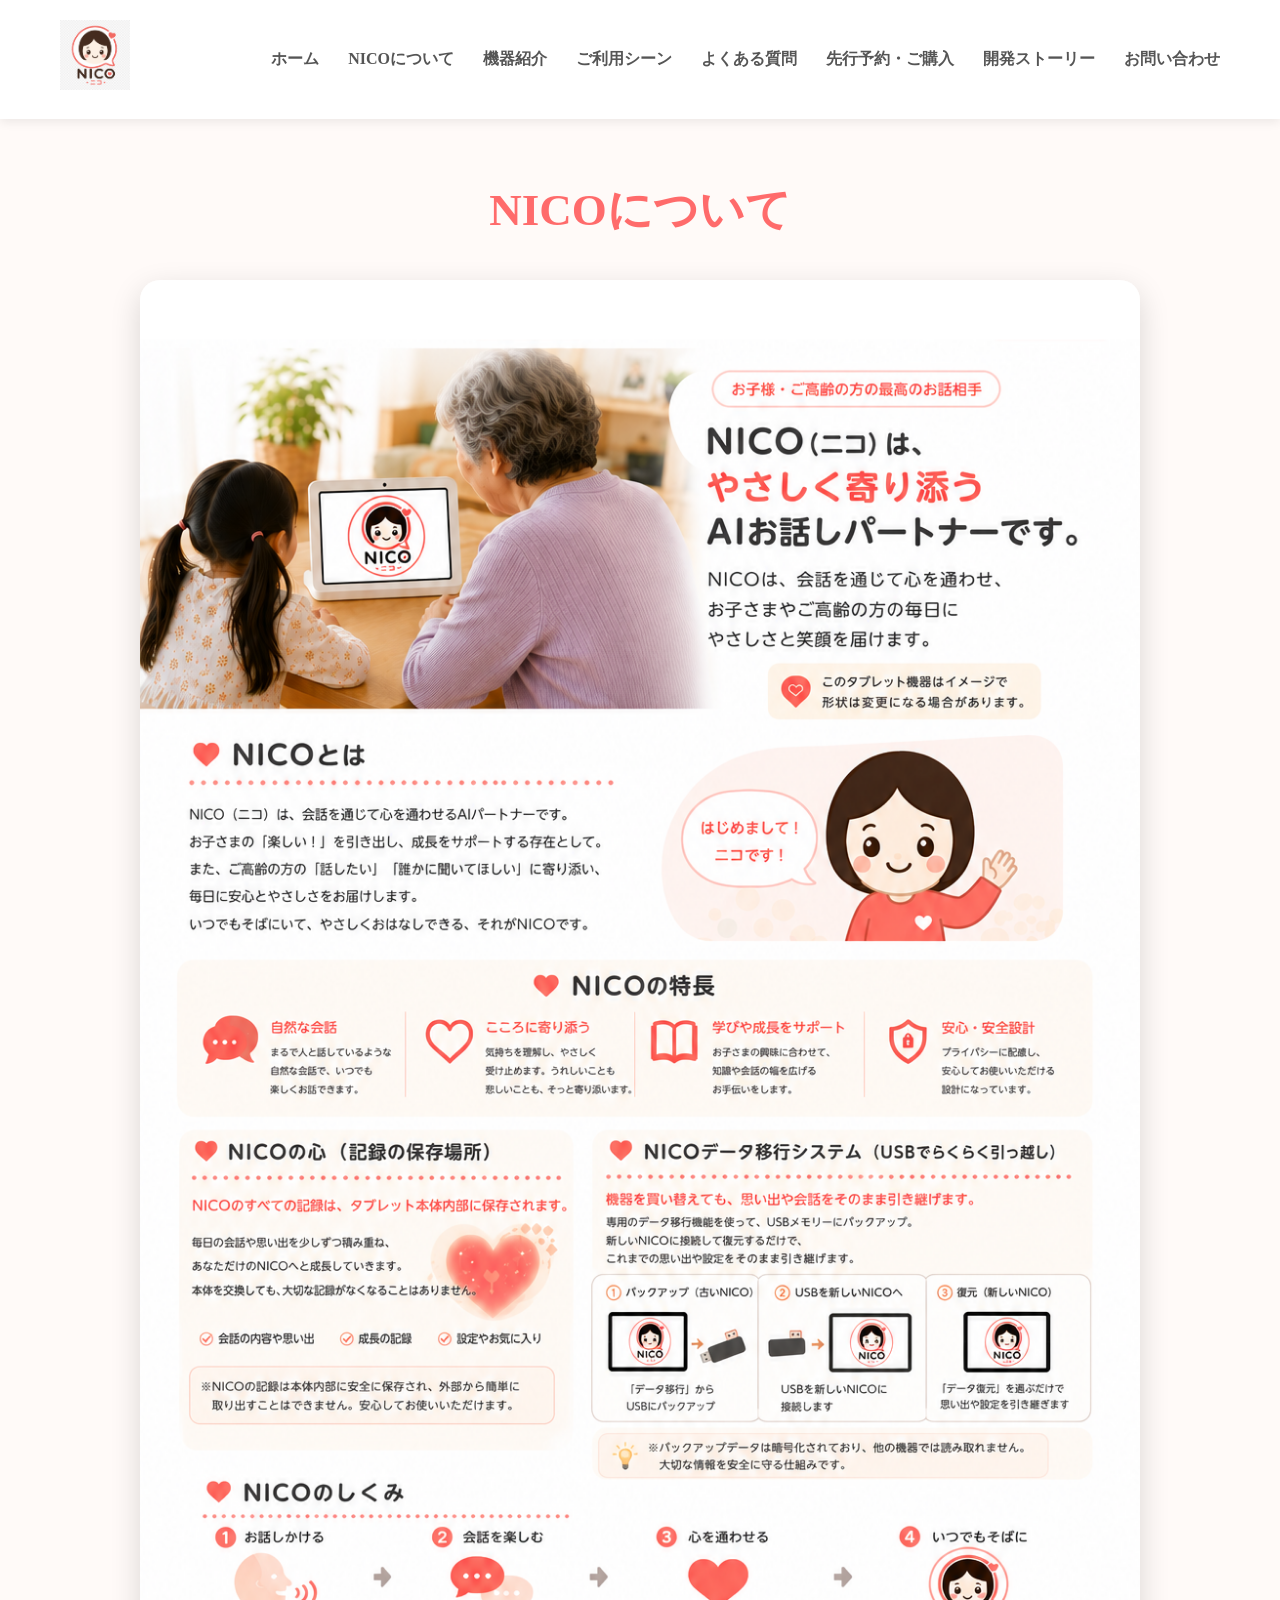
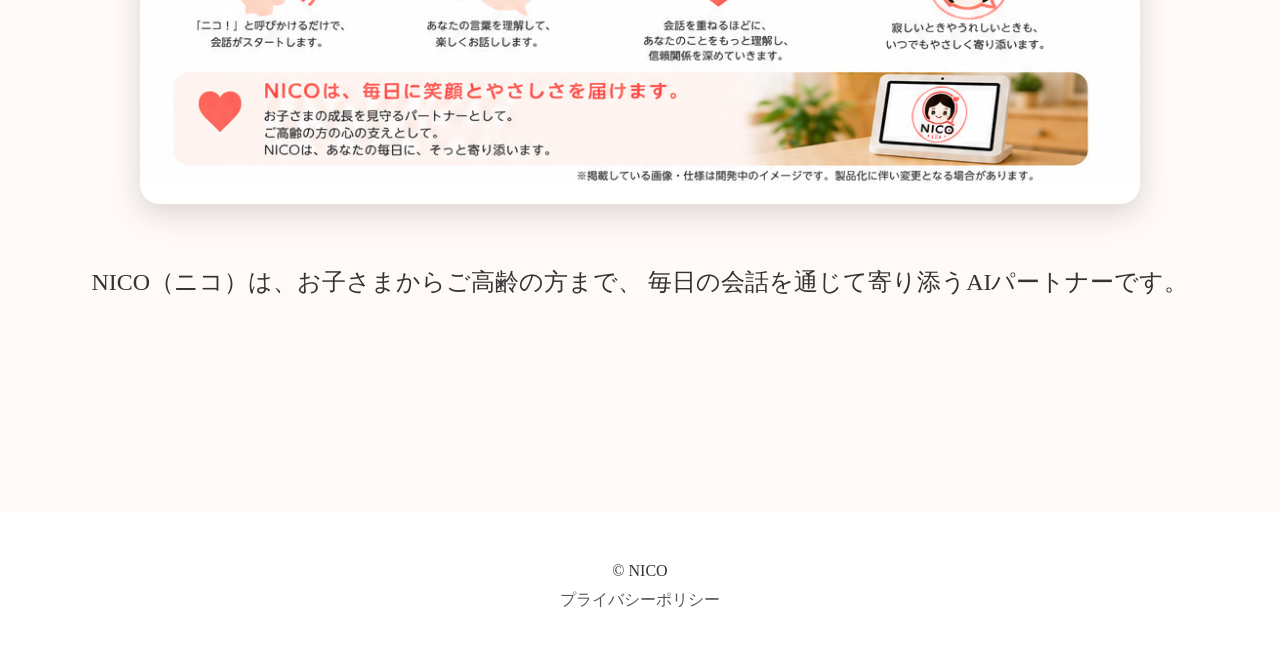
<file: pages/about.html>
<!DOCTYPE html>
<html lang="ja">

<head>

<meta charset="UTF-8">
<meta name="viewport" content="width=device-width, initial-scale=1.0">

<title>NICOについて｜あなたに寄り添うAIパートナー</title>

<meta name="description" content="NICOについて。NICOは、子どもから高齢の方まで、毎日の会話を通じて寄り添うAIパートナーです。">
  
<link rel="stylesheet" href="../style.css">

</head>

<body>

<header>

<div class="logo">
<img src="../images/nico.png" alt="NICO">
</div>

<nav>

<a href="../index.html">ホーム</a>
<a href="about.html">NICOについて</a>
<a href="device.html">機器紹介</a>
<a href="scene.html">ご利用シーン</a>
<a href="faq.html">よくある質問</a>
<a href="price.html">先行予約・ご購入</a>
<a href="story.html">開発ストーリー</a>
<a href="contact.html">お問い合わせ</a>

</nav>

</header>

<section class="about">

<h2>NICOについて</h2>

<img src="../images/about.jpg" alt="NICOについて" class="about-image">

<p>

NICO（ニコ）は、お子さまからご高齢の方まで、
毎日の会話を通じて寄り添うAIパートナーです。

</p>

</section>

<footer class="site-footer">

<p>
© NICO
</p>

<p>
<a href="privacy.html">プライバシーポリシー</a>
</p>

</footer>
  
</body>

</html>
</file>
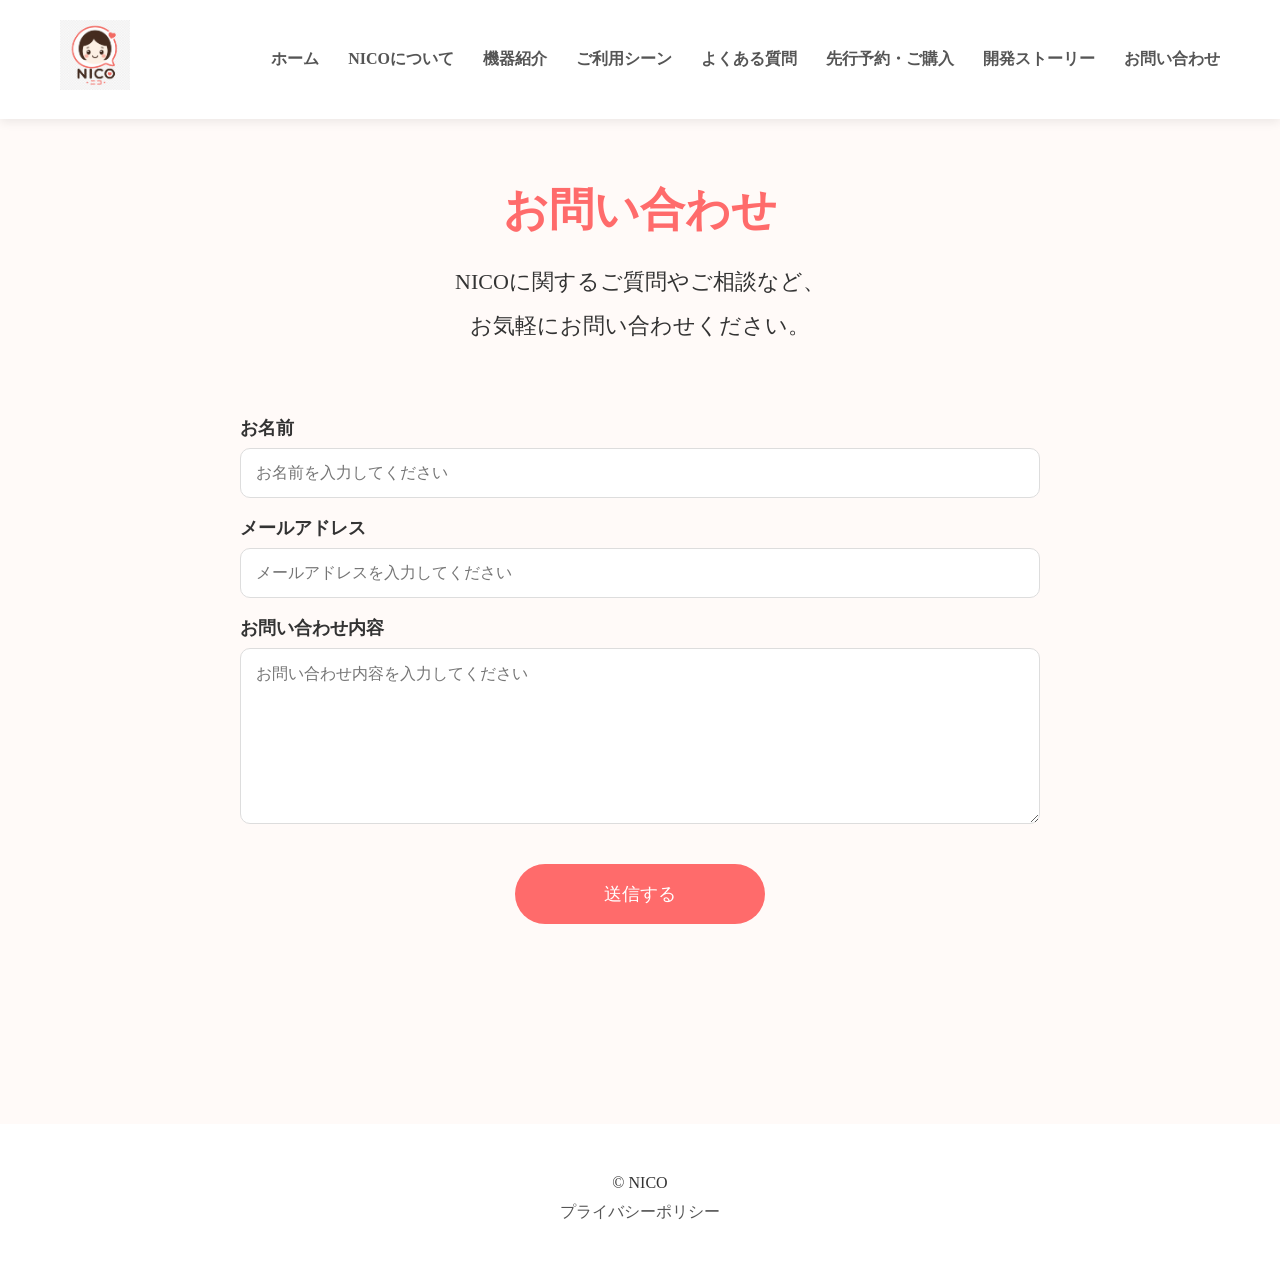
<file: pages/contact.html>
<!DOCTYPE html>
<html lang="ja">

<head>

<meta charset="UTF-8">
<meta name="viewport" content="width=device-width, initial-scale=1.0">

<title>NICOお問い合わせ｜ご質問・先行予約について</title>
  
<meta name="description" content="NICOへのお問い合わせ。製品についてのご質問や先行予約、開発に関するご相談など、お気軽にお問い合わせください。">  
  
<link rel="stylesheet" href="../style.css">

</head>

<body>

<header>

<div class="logo">
<img src="../images/nico.png" alt="NICO">
</div>

<nav>

<a href="../index.html">ホーム</a>
<a href="about.html">NICOについて</a>
<a href="device.html">機器紹介</a>
<a href="scene.html">ご利用シーン</a>
<a href="faq.html">よくある質問</a>
<a href="price.html">先行予約・ご購入</a>
<a href="story.html">開発ストーリー</a>
<a href="contact.html">お問い合わせ</a>

</nav>

</header>


<section class="contact">

<h2>お問い合わせ</h2>

<p class="contact-text">
NICOに関するご質問やご相談など、<br>
お気軽にお問い合わせください。
</p>


<form class="contact-form">

<label for="name">お名前</label>
<input type="text" id="name" name="name" placeholder="お名前を入力してください">


<label for="email">メールアドレス</label>
<input type="email" id="email" name="email" placeholder="メールアドレスを入力してください">


<label for="message">お問い合わせ内容</label>
<textarea id="message" name="message" rows="8" placeholder="お問い合わせ内容を入力してください"></textarea>


<button type="submit">送信する</button>

</form>

</section>

<footer class="site-footer">

<p>
© NICO
</p>

<p>
<a href="privacy.html">プライバシーポリシー</a>
</p>

</footer>
  
</body>

</html>
</file>
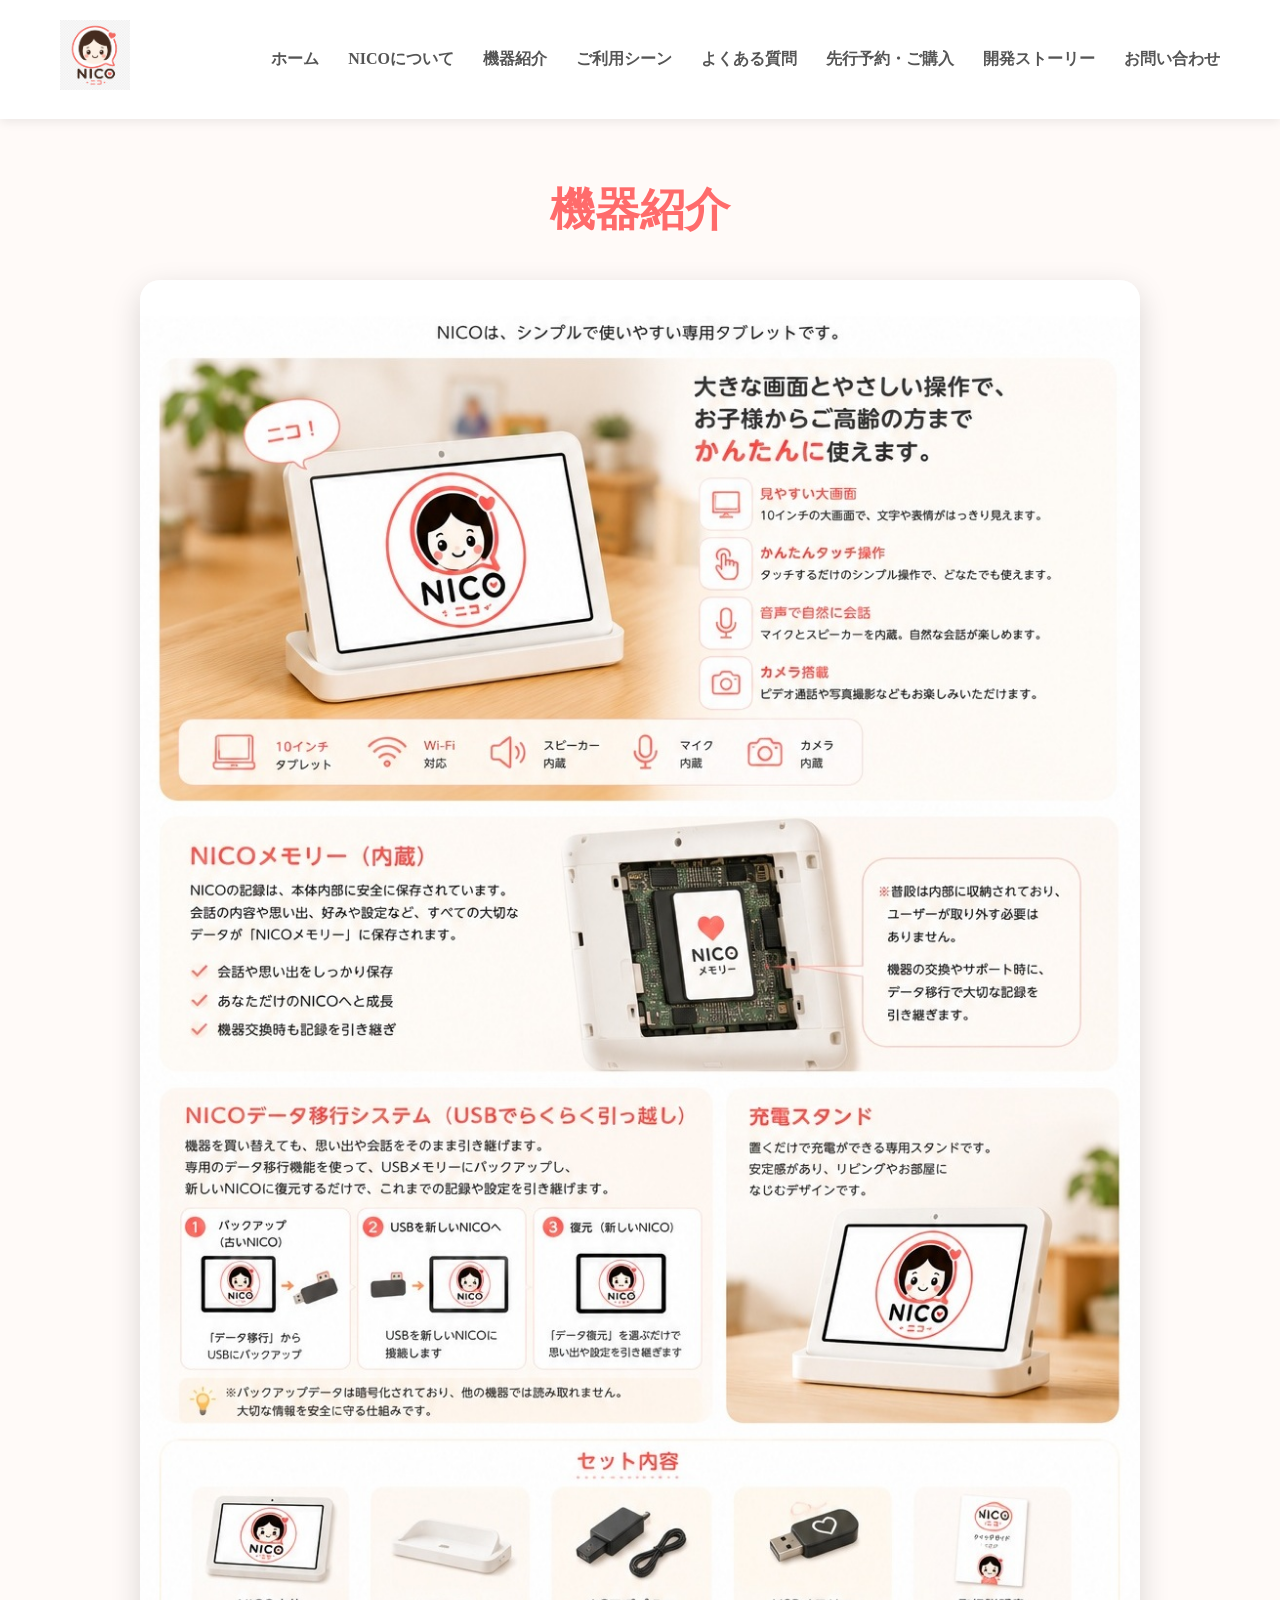
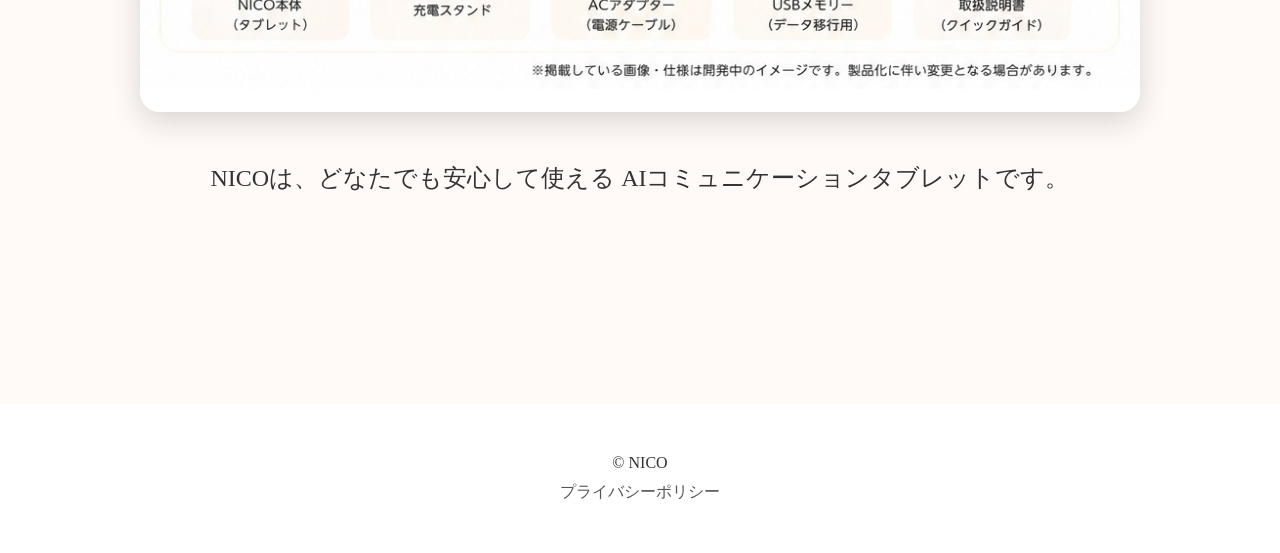
<file: pages/device.html>
<!DOCTYPE html>
<html lang="ja">

<head>

<meta charset="UTF-8">
<meta name="viewport" content="width=device-width, initial-scale=1.0">

<title>NICO機器紹介｜AIコミュニケーションタブレット</title>

<meta name="description" content="NICOの機器紹介。誰でも安心して使えるNICOのAIコミュニケーションタブレットをご紹介します。">
  
<link rel="stylesheet" href="../style.css">

</head>

<body>

<header>

<div class="logo">
<img src="../images/nico.png" alt="NICO">
</div>

<nav>

<a href="../index.html">ホーム</a>
<a href="about.html">NICOについて</a>
<a href="device.html">機器紹介</a>
<a href="scene.html">ご利用シーン</a>
<a href="faq.html">よくある質問</a>
<a href="price.html">先行予約・ご購入</a>
<a href="story.html">開発ストーリー</a>
<a href="contact.html">お問い合わせ</a>
</nav>

</header>

<section class="device">

<h2>機器紹介</h2>

<img src="../images/device.jpg" alt="機器紹介" class="device-image">

<p>

NICOは、どなたでも安心して使える
AIコミュニケーションタブレットです。

</p>

</section>

<footer class="site-footer">

<p>
© NICO
</p>

<p>
<a href="privacy.html">プライバシーポリシー</a>
</p>

</footer>
  
</body>

</html>
</file>
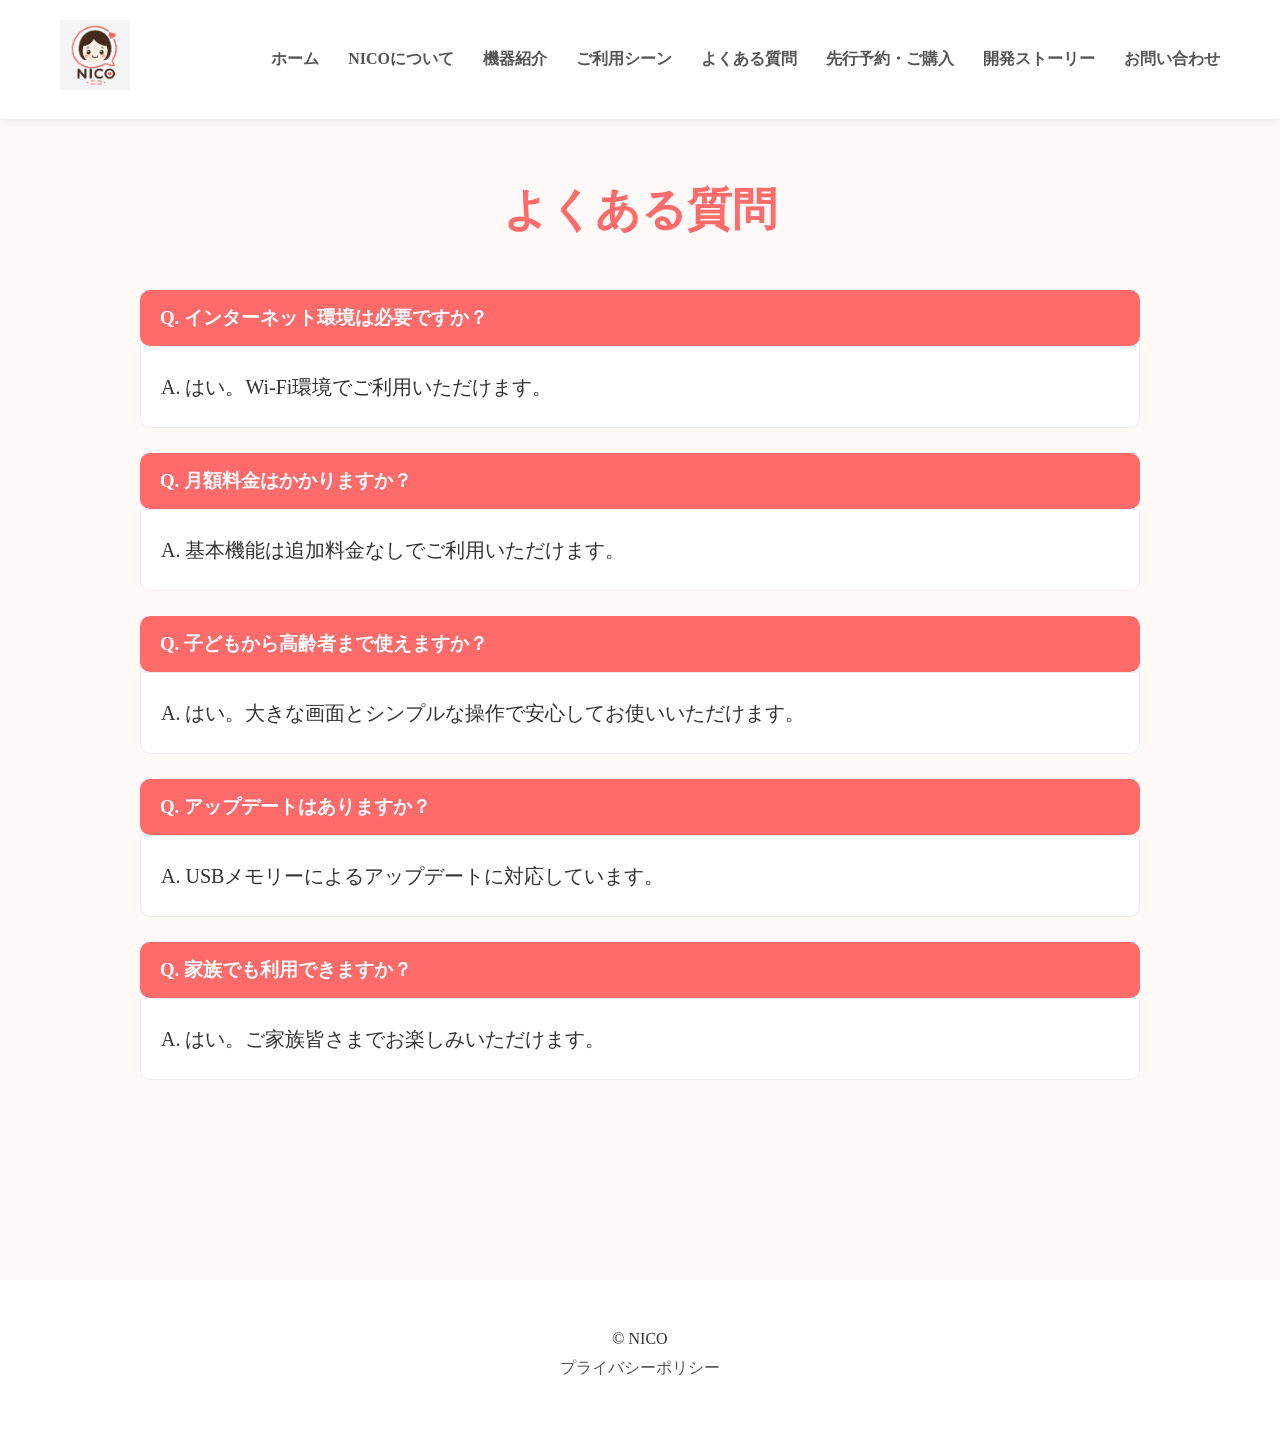
<file: pages/faq.html>
<!DOCTYPE html>
<html lang="ja">

<head>

<meta charset="UTF-8">
<meta name="viewport" content="width=device-width, initial-scale=1.0">

<title>NICOよくある質問｜使い方・機能等について</title>

<meta name="description" content="NICOに関するよくある質問。NICOの機能や使い方、利用方法について分かりやすくご案内します。">
  
<link rel="stylesheet" href="../style.css">

</head>

<body>

<header>

<div class="logo">
<img src="../images/nico.png" alt="NICO">
</div>

<nav>

<a href="../index.html">ホーム</a>
<a href="about.html">NICOについて</a>
<a href="device.html">機器紹介</a>
<a href="scene.html">ご利用シーン</a>
<a href="faq.html">よくある質問</a>
<a href="price.html">先行予約・ご購入</a>
<a href="story.html">開発ストーリー</a>
<a href="contact.html">お問い合わせ</a>

</nav>

</header>

<section class="faq">

<h2>よくある質問</h2>

<div class="faq-box">

<h3>Q. インターネット環境は必要ですか？</h3>
<p>A. はい。Wi-Fi環境でご利用いただけます。</p>

<h3>Q. 月額料金はかかりますか？</h3>
<p>A. 基本機能は追加料金なしでご利用いただけます。</p>

<h3>Q. 子どもから高齢者まで使えますか？</h3>
<p>A. はい。大きな画面とシンプルな操作で安心してお使いいただけます。</p>

<h3>Q. アップデートはありますか？</h3>
<p>A. USBメモリーによるアップデートに対応しています。</p>

<h3>Q. 家族でも利用できますか？</h3>
<p>A. はい。ご家族皆さまでお楽しみいただけます。</p>

</div>

</section>

<footer class="site-footer">

<p>
© NICO
</p>

<p>
<a href="privacy.html">プライバシーポリシー</a>
</p>

</footer>
  
</body>

</html>
</file>
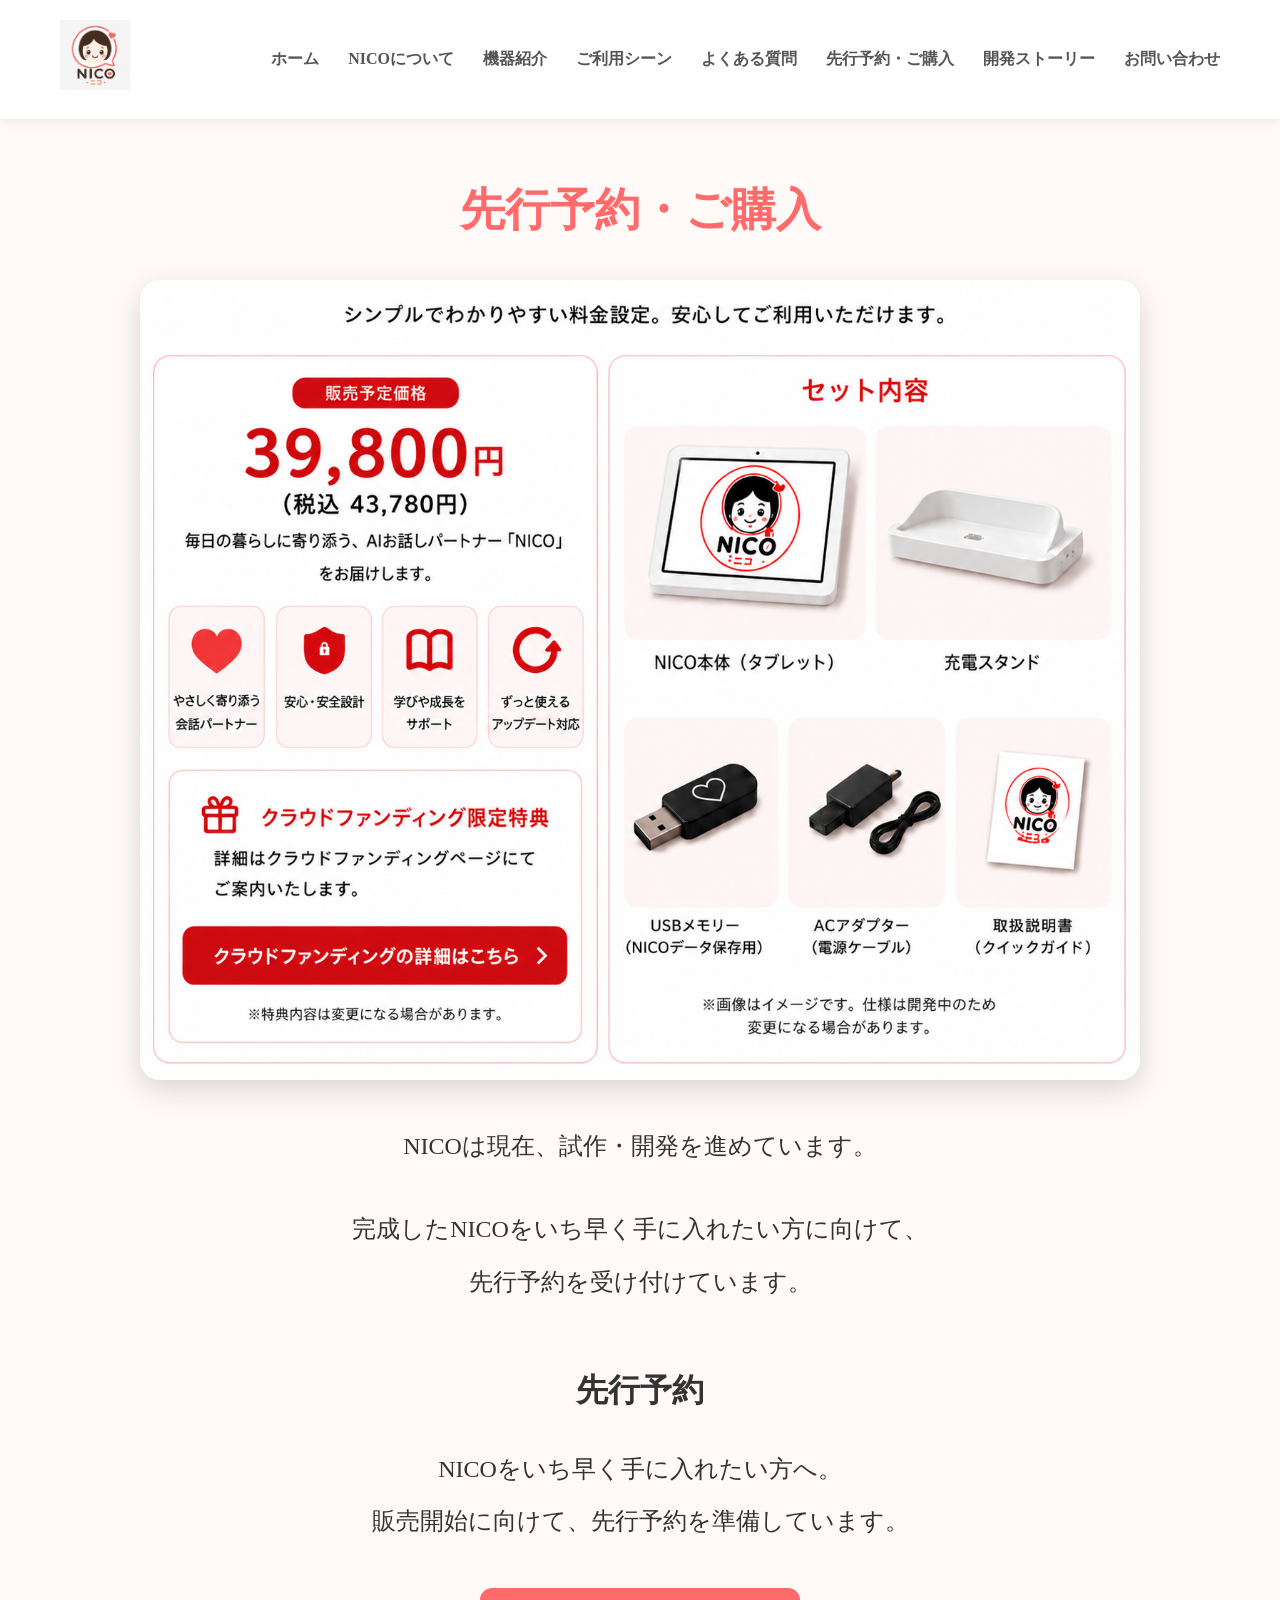
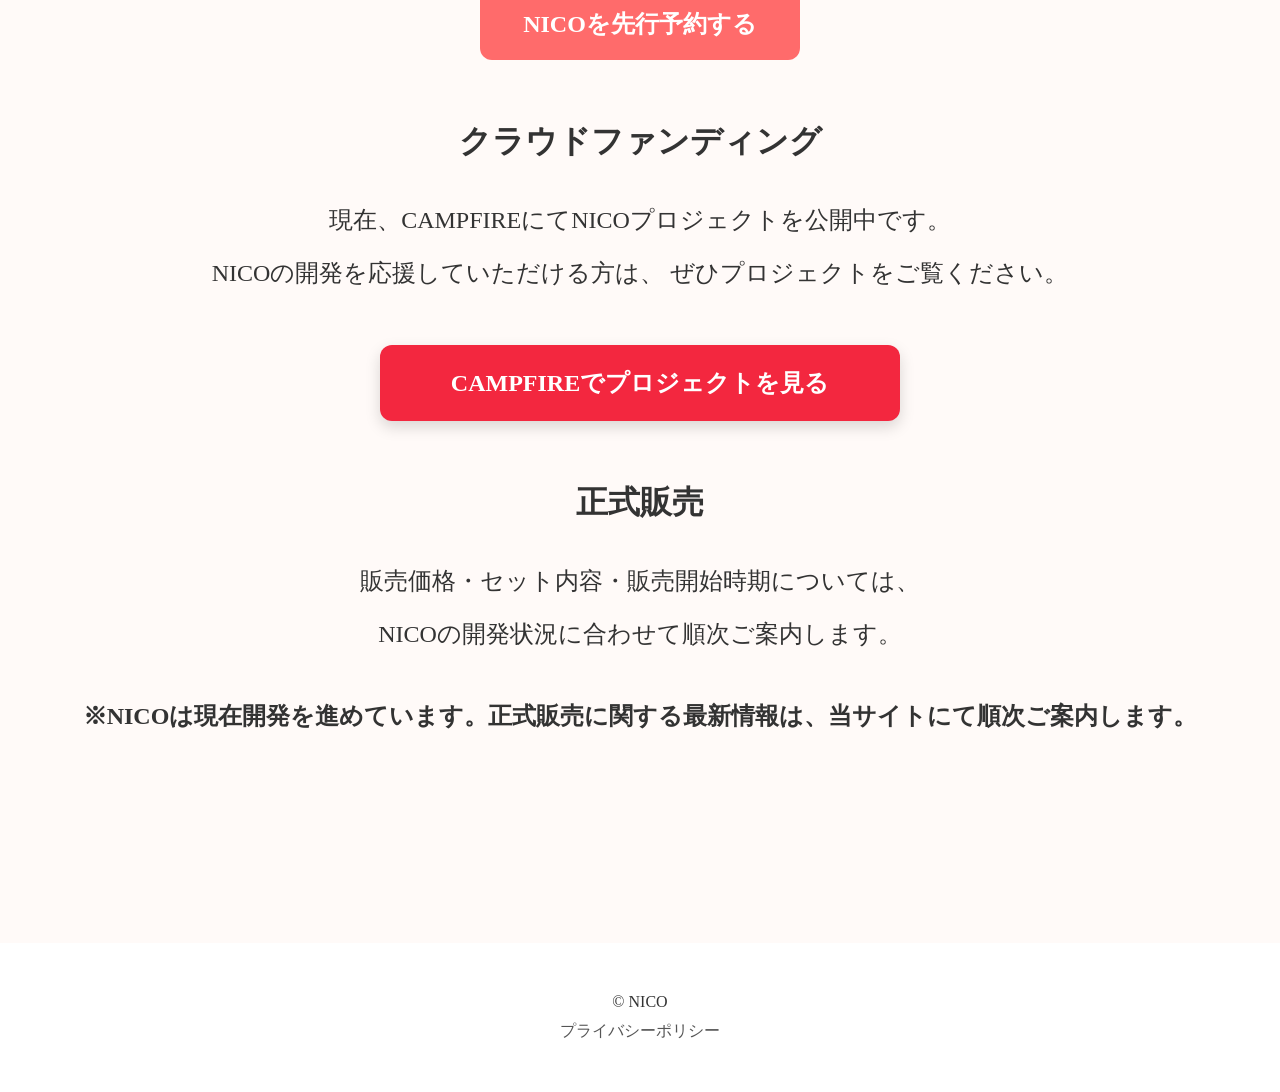
<file: pages/price.html>
<!DOCTYPE html>
<html lang="ja">

<head>

<meta charset="UTF-8">
<meta name="viewport" content="width=device-width, initial-scale=1.0">

<title>NICO先行予約・ご購入｜価格・クラウドファンディング</title>

<meta name="description" content="NICOの先行予約・ご購入について。販売価格やクラウドファンディング、正式販売に関する最新情報をご案内します。">
     
<link rel="stylesheet" href="../style.css">

</head>

<body>

<header>

<div class="logo">
<img src="../images/nico.png" alt="NICO">
</div>

<nav>

<a href="../index.html">ホーム</a>
<a href="about.html">NICOについて</a>
<a href="device.html">機器紹介</a>
<a href="scene.html">ご利用シーン</a>
<a href="faq.html">よくある質問</a>
<a href="price.html">先行予約・ご購入</a>
<a href="story.html">開発ストーリー</a>
<a href="contact.html">お問い合わせ</a>

</nav>

</header>


<section class="price">

<h2>先行予約・ご購入</h2>

<div class="price-image-link">
    <img src="../images/price.jpg"
         alt="NICO 先行予約・ご購入"
         class="price-image">

    <a href="https://camp-fire.jp/projects/974449/view"
       class="campfire-overlay"
       target="_blank"
       rel="noopener"
       aria-label="CAMPFIREのNICOプロジェクトを見る">
    </a>
</div>


<p>
NICOは現在、試作・開発を進めています。
</p>

<p>
完成したNICOをいち早く手に入れたい方に向けて、
<br>
先行予約を受け付けています。
</p>


<h3>先行予約</h3>

<p>
NICOをいち早く手に入れたい方へ。
<br>
販売開始に向けて、先行予約を準備しています。
</p>

<a href="https://nicoproject.xsrv.jp/script/mailform/reserve/" class="price-button">
NICOを先行予約する
</a>


<h3>クラウドファンディング</h3>

<p>
現在、CAMPFIREにてNICOプロジェクトを公開中です。
<br>
NICOの開発を応援していただける方は、
ぜひプロジェクトをご覧ください。
</p>

<a href="https://camp-fire.jp/projects/974449/view"
   class="campfire-button"
   target="_blank"
   rel="noopener">
    CAMPFIREでプロジェクトを見る
</a>


<h3>正式販売</h3>

<p>
販売価格・セット内容・販売開始時期については、
<br>
NICOの開発状況に合わせて順次ご案内します。
</p>

<p>
<strong>
※NICOは現在開発を進めています。正式販売に関する最新情報は、当サイトにて順次ご案内します。
</strong>
</p>


</section>

<footer class="site-footer">

<p>
© NICO
</p>

<p>
<a href="privacy.html">プライバシーポリシー</a>
</p>

</footer>
     
</body>

</html>
</file>
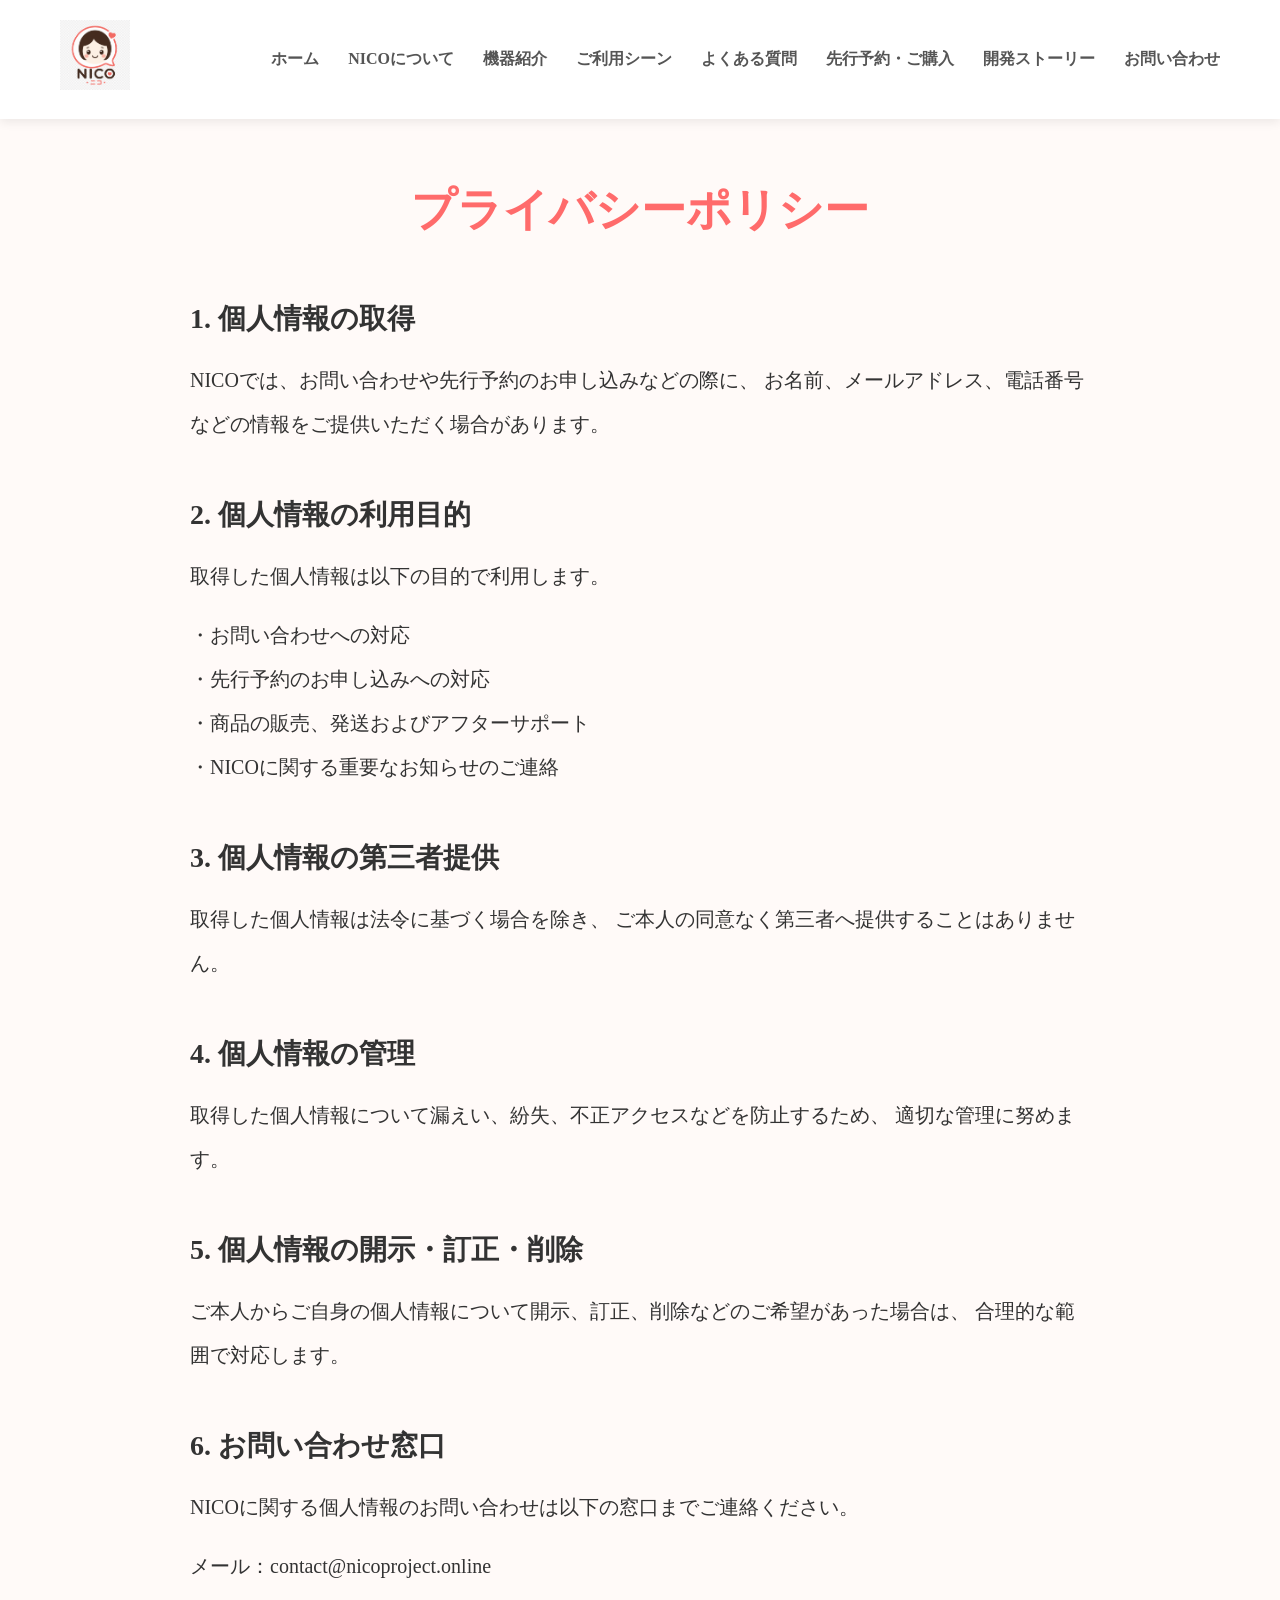
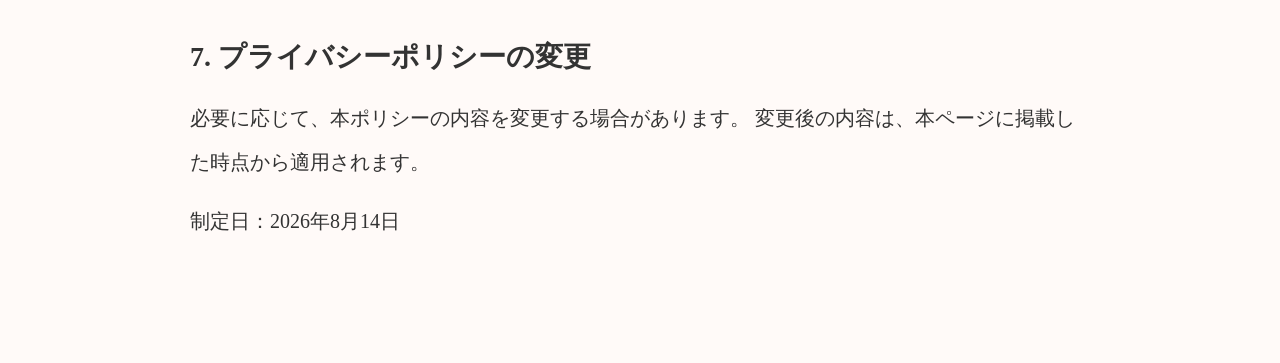
<file: pages/privacy.html>
<!DOCTYPE html>
<html lang="ja">

<head>

<meta charset="UTF-8">
<meta name="viewport" content="width=device-width, initial-scale=1.0">

<title>NICOプライバシーポリシー｜個人情報の取り扱い</title>

<meta name="description" content="NICOのプライバシーポリシー。NICOにおける個人情報の取り扱いについてご案内します。">
  
<link rel="stylesheet" href="../style.css">

</head>

<body>

<header>

<div class="logo">
<img src="../images/nico.png" alt="NICO">
</div>

<nav>

<a href="../index.html">ホーム</a>
<a href="about.html">NICOについて</a>
<a href="device.html">機器紹介</a>
<a href="scene.html">ご利用シーン</a>
<a href="faq.html">よくある質問</a>
<a href="price.html">先行予約・ご購入</a>
<a href="story.html">開発ストーリー</a>
<a href="contact.html">お問い合わせ</a>

</nav>

</header>


<section class="privacy">

<h2>プライバシーポリシー</h2>


<h3>1. 個人情報の取得</h3>

<p>
NICOでは、お問い合わせや先行予約のお申し込みなどの際に、
お名前、メールアドレス、電話番号などの情報をご提供いただく場合があります。
</p>


<h3>2. 個人情報の利用目的</h3>

<p>
取得した個人情報は以下の目的で利用します。
</p>

<p>
・お問い合わせへの対応<br>
・先行予約のお申し込みへの対応<br>
・商品の販売、発送およびアフターサポート<br>
・NICOに関する重要なお知らせのご連絡
</p>


<h3>3. 個人情報の第三者提供</h3>

<p>
取得した個人情報は法令に基づく場合を除き、
ご本人の同意なく第三者へ提供することはありません。
</p>


<h3>4. 個人情報の管理</h3>

<p>
取得した個人情報について漏えい、紛失、不正アクセスなどを防止するため、
適切な管理に努めます。
</p>


<h3>5. 個人情報の開示・訂正・削除</h3>

<p>
ご本人からご自身の個人情報について開示、訂正、削除などのご希望があった場合は、
合理的な範囲で対応します。
</p>


<h3>6. お問い合わせ窓口</h3>

<p>
NICOに関する個人情報のお問い合わせは以下の窓口までご連絡ください。
</p>

<p>
メール：contact@nicoproject.online
</p>


<h3>7. プライバシーポリシーの変更</h3>

<p>
必要に応じて、本ポリシーの内容を変更する場合があります。
変更後の内容は、本ページに掲載した時点から適用されます。
</p>


<p>
制定日：2026年8月14日
</p>


</section>

</body>

</html>
</file>
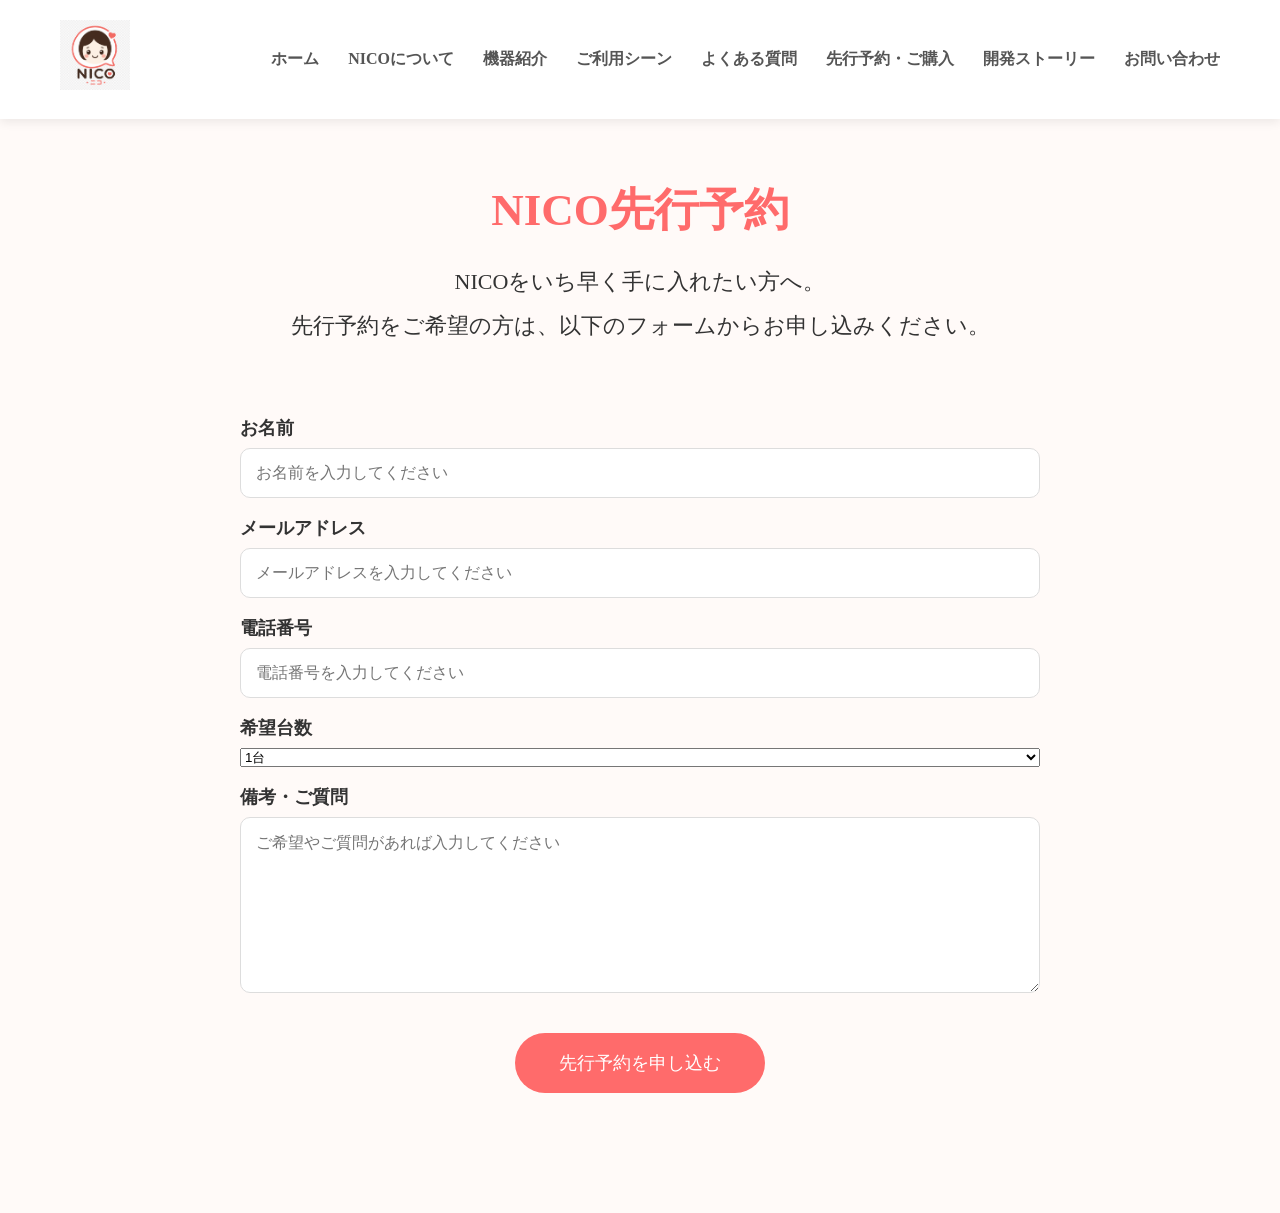
<file: pages/reserve.html>
<!DOCTYPE html>
<html lang="ja">

<head>

<meta charset="UTF-8">
<meta name="viewport" content="width=device-width, initial-scale=1.0">

<title>NICO先行予約 | NICO</title>

<link rel="stylesheet" href="../style.css">

</head>

<body>

<header>

<div class="logo">
<img src="../images/nico.png" alt="NICO">
</div>

<nav>

<a href="../index.html">ホーム</a>
<a href="about.html">NICOについて</a>
<a href="device.html">機器紹介</a>
<a href="scene.html">ご利用シーン</a>
<a href="faq.html">よくある質問</a>
<a href="price.html">先行予約・ご購入</a>
<a href="story.html">開発ストーリー</a>
<a href="contact.html">お問い合わせ</a>

</nav>

</header>


<section class="contact">

<h2>NICO先行予約</h2>

<p class="contact-text">
NICOをいち早く手に入れたい方へ。<br>
先行予約をご希望の方は、以下のフォームからお申し込みください。
</p>


<form class="contact-form">

<label for="name">お名前</label>
<input
type="text"
id="name"
name="name"
placeholder="お名前を入力してください"
required
>


<label for="email">メールアドレス</label>
<input
type="email"
id="email"
name="email"
placeholder="メールアドレスを入力してください"
required
>


<label for="phone">電話番号</label>
<input
type="tel"
id="phone"
name="phone"
placeholder="電話番号を入力してください"
>


<label for="quantity">希望台数</label>
<select id="quantity" name="quantity">

<option value="1">1台</option>
<option value="2">2台</option>
<option value="3">3台</option>
<option value="4">4台</option>
<option value="5">5台</option>

</select>


<label for="message">備考・ご質問</label>

<textarea
id="message"
name="message"
rows="8"
placeholder="ご希望やご質問があれば入力してください"
></textarea>


<button type="submit">
先行予約を申し込む
</button>

</form>

</section>

</body>

</html>
</file>
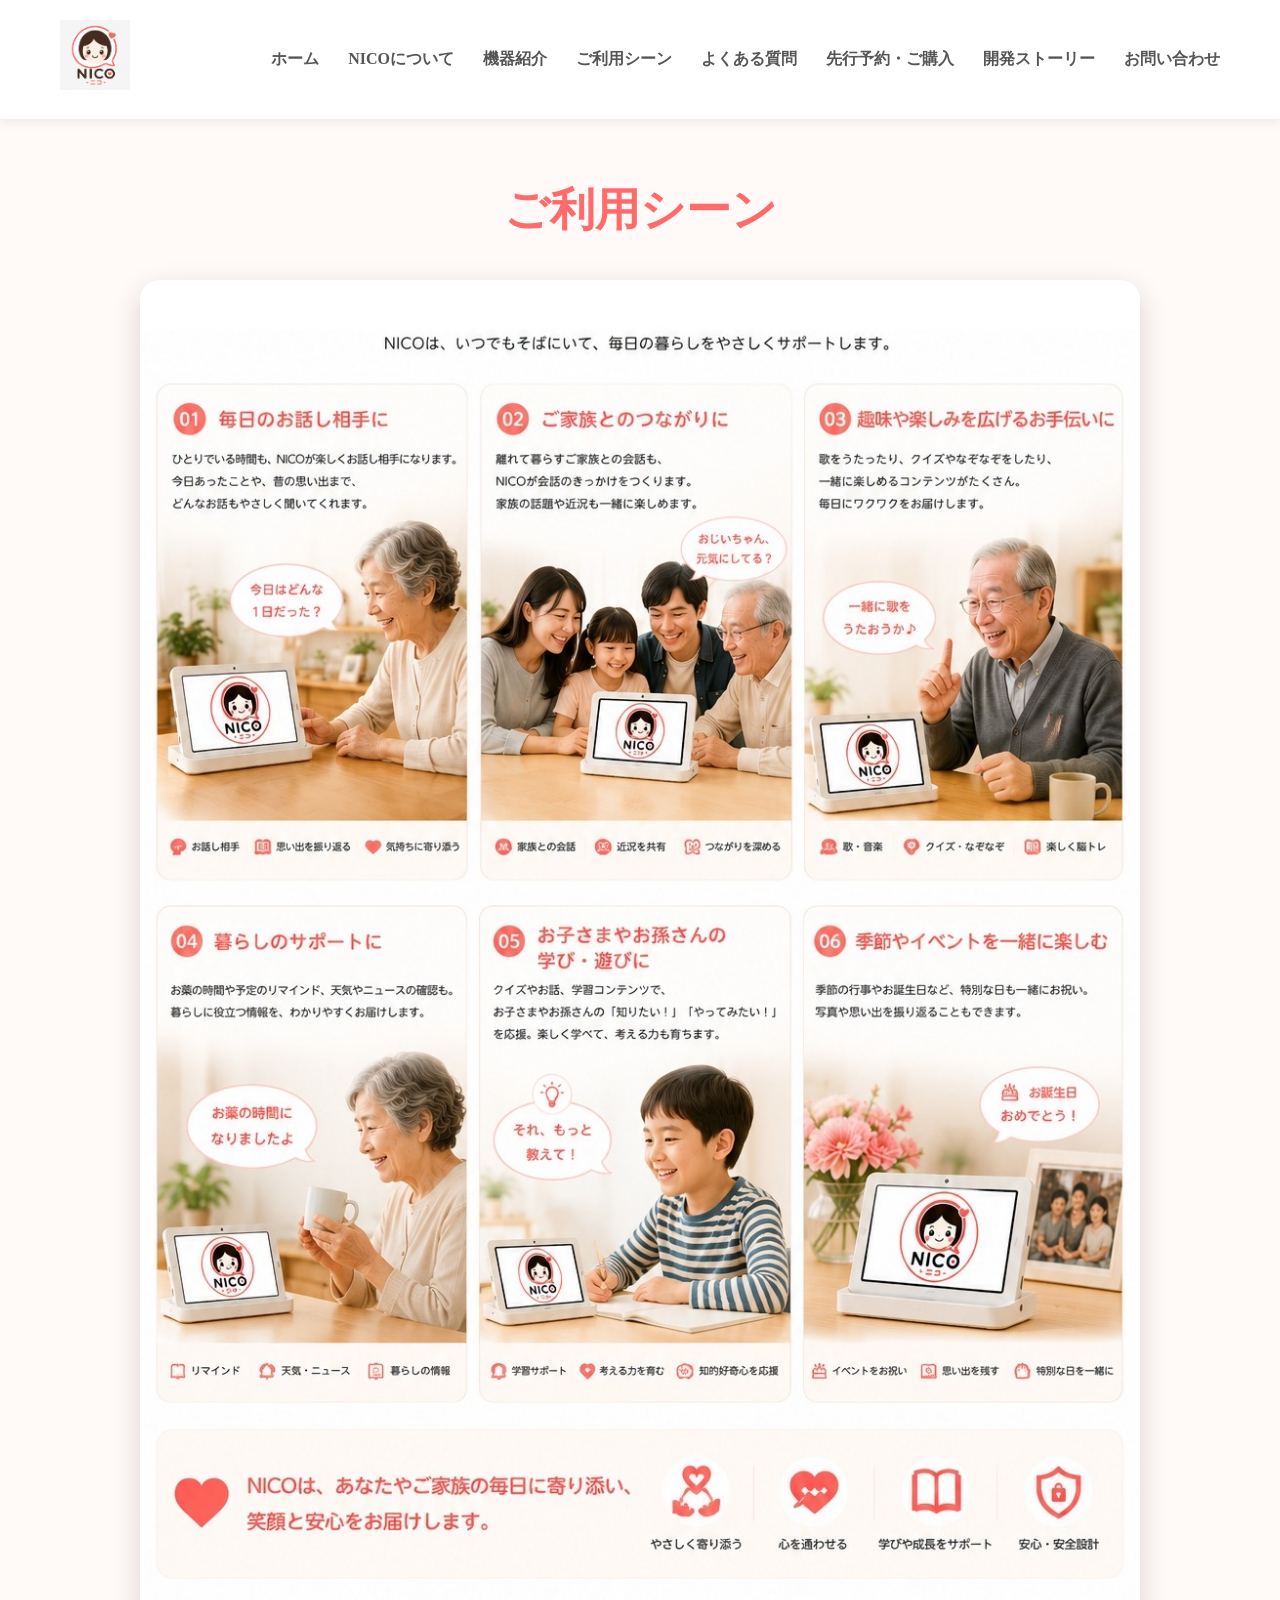
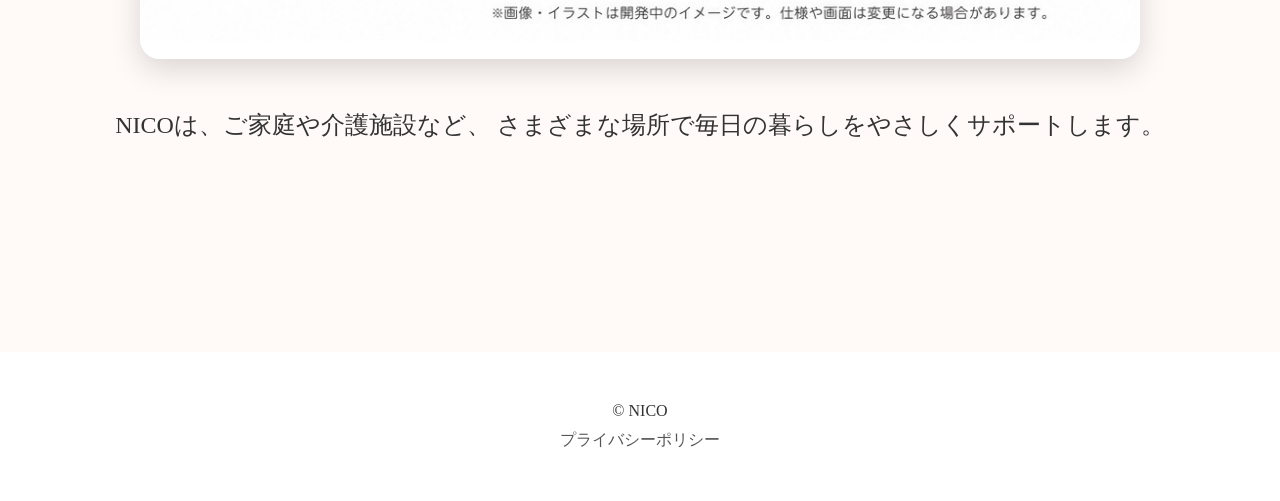
<file: pages/scene.html>
<!DOCTYPE html>
<html lang="ja">

<head>

<meta charset="UTF-8">
<meta name="viewport" content="width=device-width, initial-scale=1.0">

<title>NICOのご利用シーン｜暮らしに寄り添うAIパートナー</title>

<meta name="description" content="NICOのご利用シーン。ご家庭や介護施設など、さまざまな場所で毎日の暮らしをやさしくサポートします。">
  
<link rel="stylesheet" href="../style.css">

</head>

<body>

<header>

<div class="logo">
<img src="../images/nico.png" alt="NICO">
</div>

<nav>

<a href="../index.html">ホーム</a>
<a href="about.html">NICOについて</a>
<a href="device.html">機器紹介</a>
<a href="scene.html">ご利用シーン</a>
<a href="faq.html">よくある質問</a>
<a href="price.html">先行予約・ご購入</a>
<a href="story.html">開発ストーリー</a>
<a href="contact.html">お問い合わせ</a>

</nav>

</header>

<section class="scene">

<h2>ご利用シーン</h2>

<img src="../images/scene.jpg" alt="ご利用シーン" class="scene-image">

<p>

NICOは、ご家庭や介護施設など、
さまざまな場所で毎日の暮らしをやさしくサポートします。

</p>

</section>

<footer class="site-footer">

<p>
© NICO
</p>

<p>
<a href="privacy.html">プライバシーポリシー</a>
</p>

</footer>
  
</body>

</html>
</file>
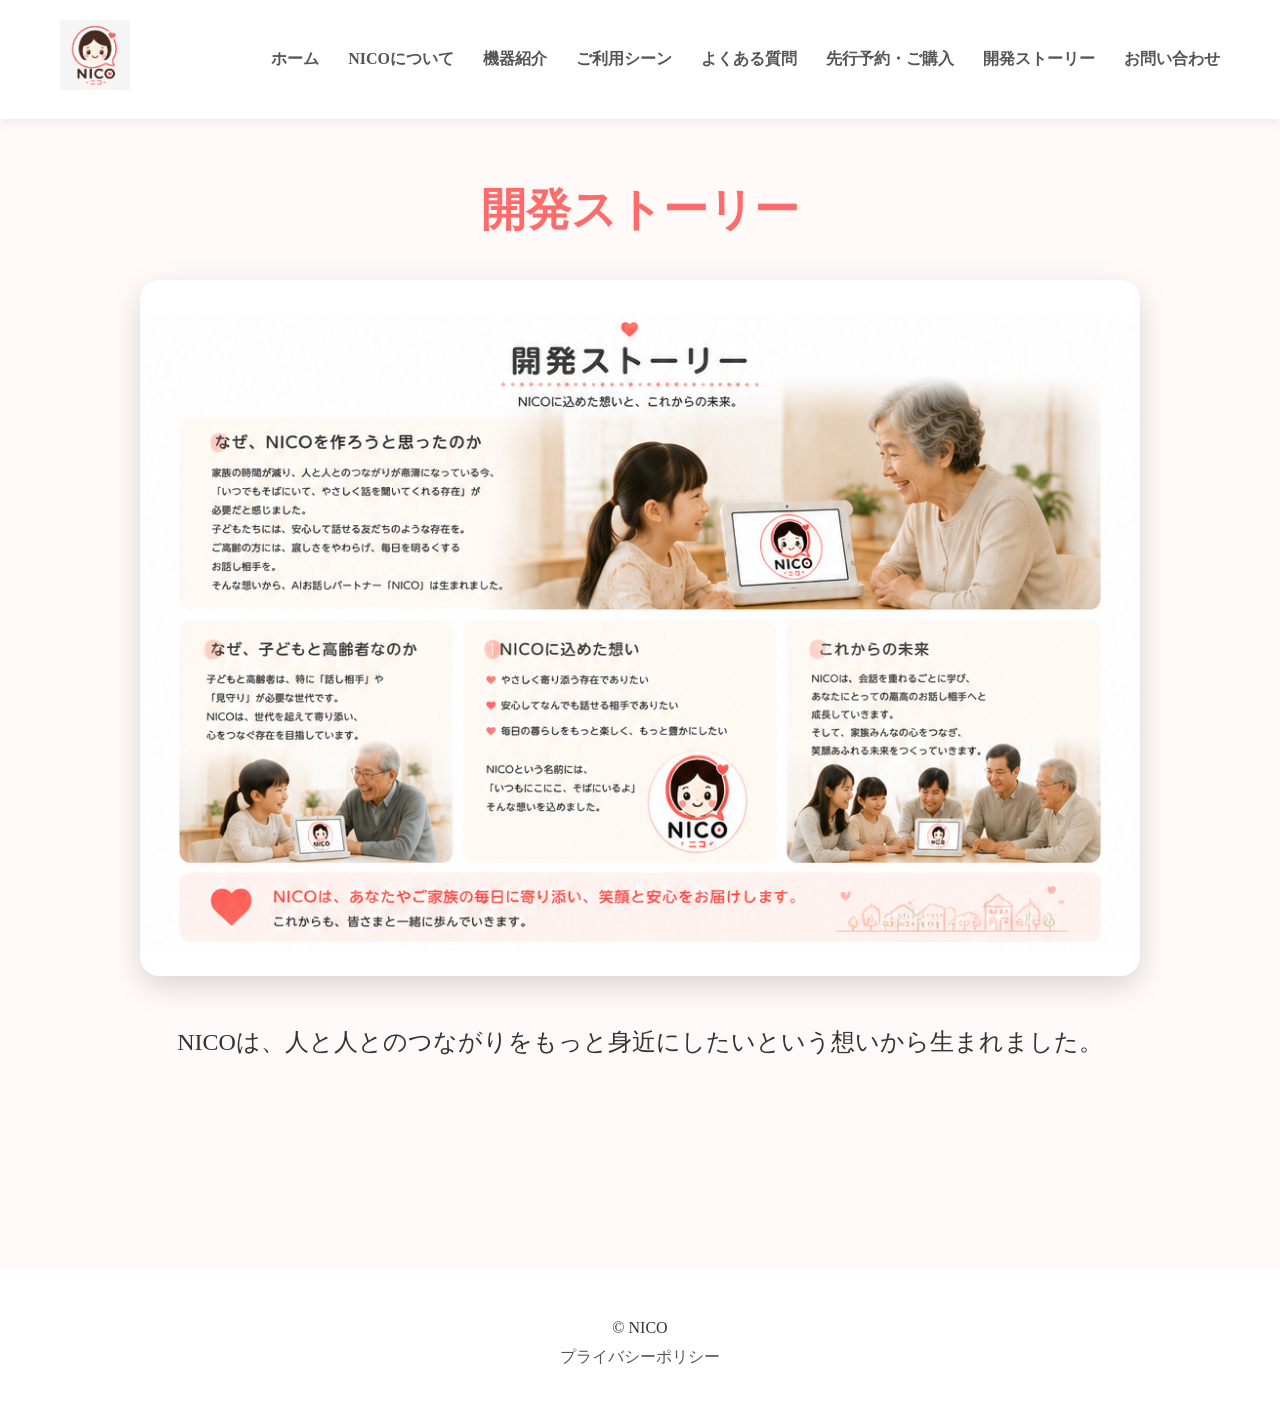
<file: pages/story.html>
<!DOCTYPE html>
<html lang="ja">

<head>

<meta charset="UTF-8">
<meta name="viewport" content="width=device-width, initial-scale=1.0">

<title>NICO開発ストーリー｜NICOが生まれた理由と開発への想い</title>

<meta name="description" content="NICOの開発ストーリー。NICOが生まれた背景や、会話を通じて人に寄り添うAIパートナーを目指した開発への想いをご紹介します。">
  
<link rel="stylesheet" href="../style.css">

</head>

<body>

<header>

<div class="logo">
<img src="../images/nico.png" alt="NICO">
</div>

<nav>

<a href="../index.html">ホーム</a>
<a href="about.html">NICOについて</a>
<a href="device.html">機器紹介</a>
<a href="scene.html">ご利用シーン</a>
<a href="faq.html">よくある質問</a>
<a href="price.html">先行予約・ご購入</a>
<a href="story.html">開発ストーリー</a>
<a href="contact.html">お問い合わせ</a>

</nav>

</header>

<section class="story">

<h2>開発ストーリー</h2>

<img src="../images/story.jpg" alt="開発ストーリー" class="story-image">

<p>

NICOは、人と人とのつながりをもっと身近にしたいという想いから生まれました。

</p>

</section>

<footer class="site-footer">

<p>
© NICO
</p>

<p>
<a href="pages/privacy.html">プライバシーポリシー</a>
</p>

</footer>  

</body>

</html>
</file>
<file: style.css>
*{
margin:0;
padding:0;
box-sizing:border-box;
}

body{
font-family:"Yu Gothic";
background:#fffaf8;
color:#333;
}

header{

display:flex;
justify-content:space-between;
align-items:center;

padding:20px 60px;

background:white;

position:fixed;
top:0;
width:100%;

box-shadow:0 3px 10px rgba(0,0,0,.08);

z-index:999;
}

.logo{

font-size:36px;

font-weight:bold;

color:#ff6b6b;

}

nav a{

text-decoration:none;

margin-left:25px;

color:#555;

font-weight:bold;

}

nav a:hover{

color:#ff6b6b;

}

.hero{
    width:100%;
    margin-top:110px;
}

.hero img{
    width:100%;
    height:auto;
    display:block;
}

.hero h1{

font-size:70px;

color:#ff6b6b;

margin-bottom:20px;

}

.hero p{

font-size:28px;

line-height:1.8;

}

.btn-area{

margin-top:50px;

}

button{

padding:18px 40px;

font-size:18px;

margin:10px;

border:none;

border-radius:40px;

background:#ff6b6b;

color:white;

cursor:pointer;

transition:.3s;

}

button:hover{

transform:scale(1.08);

}

.about{

padding:180px 50px 120px;

text-align:center;

}

.about h2{

font-size:45px;

margin-bottom:30px;

color:#ff6b6b;

}

.about p{

font-size:24px;

line-height:2.4;

margin-top:50px;

}
.logo img{

height:70px;

}



.overlay{

background:rgba(255,255,255,.75);

width:100%;

height:100%;

display:flex;

flex-direction:column;

justify-content:center;

align-items:center;

}

.feature{

padding:120px 60px;

background:white;

}

.feature h2{

text-align:center;

font-size:48px;

color:#ff6b6b;

margin-bottom:60px;

}

.cards{

display:flex;

gap:30px;

justify-content:center;

flex-wrap:wrap;

}

.card{

width:320px;

padding:40px;

background:#fff6f6;

border-radius:25px;

box-shadow:0 10px 25px rgba(0,0,0,.08);

transition:.3s;

}

.card:hover{

transform:translateY(-10px);

}

.card h3{

font-size:28px;

margin-bottom:20px;

color:#ff6b6b;

}

.card p{

line-height:1.8;

font-size:18px;

}
.about-image{

    width:100%;

    max-width:1000px;

    display:block;

    margin:40px auto;

    border-radius:20px;

    box-shadow:0 10px 30px rgba(0,0,0,.15);

}
.device{

    padding:180px 50px 120px;

    text-align:center;

}

.device h2{

    font-size:45px;

    color:#ff6b6b;

    margin-bottom:40px;

}

.device p{

    font-size:24px;

    line-height:2.2;

}
.device-image{

    width:100%;

    max-width:1000px;

    display:block;

    margin:40px auto;

    border-radius:20px;

    box-shadow:0 10px 30px rgba(0,0,0,.15);

}
.scene{

    padding:180px 50px 120px;

    text-align:center;

}

.scene h2{

    font-size:45px;

    color:#ff6b6b;

    margin-bottom:40px;

}

.scene p{

    font-size:24px;

    line-height:2.2;

    margin-top:30px;

}

.scene-image{

    display:block;

    width:100%;

    max-width:1000px;

    margin:40px auto;

    border-radius:20px;

    box-shadow:0 10px 30px rgba(0,0,0,.15);

}
.price{

    padding:180px 50px 120px;

    text-align:center;

}

.price h2{

    font-size:45px;

    color:#ff6b6b;

    margin-bottom:40px;

}

.price p{

    font-size:24px;

    line-height:2.2;

    margin-top:30px;

}

.price h3{
    font-size:32px;
    color:#333;
    margin-top:60px;
    margin-bottom:25px;
}

.price-image{

    display:block;

    width:100%;

    max-width:1000px;

    margin:40px auto;

    border-radius:20px;

    box-shadow:0 10px 30px rgba(0,0,0,.15);

}
.story{

    padding:180px 50px 120px;

    text-align:center;

}

.story h2{

    font-size:45px;

    color:#ff6b6b;

    margin-bottom:40px;

}

.story p{

    font-size:24px;

    line-height:2.2;

    margin-top:30px;

}

.story-image{

    display:block;

    width:100%;

    max-width:1000px;

    margin:40px auto;

    border-radius:20px;

    box-shadow:0 10px 30px rgba(0,0,0,.15);

}
.faq{

    padding:180px 50px 120px;

}

.faq h2{

    text-align:center;

    font-size:45px;

    color:#ff6b6b;

    margin-bottom:50px;

}

.faq-box{

    max-width:1000px;

    margin:auto;

}

.faq-box h3{

    background:#ff6b6b;

    color:white;

    padding:15px 20px;

    border-radius:10px;

    margin-top:25px;

}

.faq-box p{

    background:#fff;

    padding:20px;

    border:1px solid #eee;

    border-radius:0 0 10px 10px;

    line-height:2;

    font-size:20px;

}
/* お問い合わせページ */

.contact{
    padding:180px 50px 120px;
    max-width:900px;
    margin:0 auto;
}

.contact h2{
    text-align:center;
    font-size:45px;
    color:#ff6b6b;
    margin-bottom:20px;
}

.contact-text{
    text-align:center;
    font-size:22px;
    line-height:2;
    margin-bottom:50px;
}

.contact-form{
    display:flex;
    flex-direction:column;
}

.contact-form label{
    margin:18px 0 8px;
    font-size:18px;
    font-weight:bold;
}

.contact-form input,
.contact-form textarea{
    width:100%;
    padding:15px;
    border:1px solid #ddd;
    border-radius:10px;
    font-size:16px;
    font-family:inherit;
}

.contact-form textarea{
    resize:vertical;
}

.site-footer{
    text-align:center;
    padding:40px 20px;
    background:#fff;
    margin-top:80px;
}

.site-footer p{
    margin:10px 0;
    font-size:16px;
}

.site-footer a{
    color:#555;
    text-decoration:none;
}

.site-footer a:hover{
    color:#ff6b6b;
}
.contact-form button{
    width:250px;
    margin:40px auto 0;
}

.privacy{
    padding:180px 50px 120px;
    max-width:1000px;
    margin:0 auto;
}

.privacy h2{
    text-align:center;
    font-size:45px;
    color:#ff6b6b;
    margin-bottom:60px;
}

.privacy h3{
    font-size:28px;
    color:#333;
    margin-top:50px;
    margin-bottom:20px;
}

.privacy p{
    font-size:20px;
    line-height:2.2;
    margin-top:15px;
}

.price-button{
    display:block;
    width:320px;
    margin:40px auto;
    padding:20px 30px;
    text-align:center;
    background:#ff6b6b;
    color:#fff;
    font-size:24px;
    font-weight:bold;
    text-decoration:none;
    border-radius:12px;
}

.price-button:hover{
    opacity:0.85;
}

@media (max-width: 768px){

    header{
        flex-direction:column;
        padding:15px 20px;
    }

    .logo img{
        height:55px;
    }

    nav{
        display:flex;
        flex-wrap:wrap;
        justify-content:center;
        gap:8px;
        margin-top:10px;
    }

    nav a{
        margin-left:0;
        font-size:14px;
        padding:5px 8px;
    }

        
   .hero{
    margin-top:0;
    padding-top:280px;
}

    .hero h1{
        font-size:42px;
    }

    .hero p{
        font-size:20px;
    }

    .price,
    .about,
    .device,
    .scene,
    .story,
    .contact,
    .faq,
    .privacy{
        padding-left:20px;
        padding-right:20px;
        padding-top:280px;
    }

    .price h2,
    .about h2,
    .device h2,
    .scene h2,
    .story h2,
    .contact h2,
    .faq h2,
    .privacy h2{
        font-size:34px;
    }

    .price p,
    .about p,
    .device p,
    .scene p,
    .story p{
        font-size:18px;
    }

    .price-button{
        width:90%;
        max-width:320px;
        font-size:20px;
    }

}

.hero-text{
    max-width:900px;
    margin:60px auto 100px;
    padding:0 30px;
    text-align:center;
}

.hero-text h1{
    font-size:42px;
    color:#ff6b6b;
    margin-bottom:25px;
}

.hero-text p{
    font-size:22px;
    line-height:2;
}

@media (max-width:768px){

    .hero-text{
        margin:40px auto 70px;
        padding:0 20px;
    }

    .hero-text h1{
        font-size:30px;
    }

    .hero-text p{
        font-size:18px;
        line-height:1.9;
    }

}

.price-image-link{
    position:relative;
    width:100%;
    max-width:1000px;
    margin:40px auto;
}

.price-image-link .price-image{
    margin:0;
}

.campfire-overlay{
    position:absolute;
    left:23%;
    top:84%;
    transform:translate(-50%,-50%);
    width:39%;
    height:8%;
    z-index:2;
}
.campfire-button{
    display:block;
    width:360px;
    max-width:90%;
    margin:40px auto;
    padding:20px 25px;
    text-align:center;
    background:#ff6b6b;
    color:white;
    font-size:22px;
    font-weight:bold;
    text-decoration:none;
    border-radius:40px;
    box-shadow:0 8px 20px rgba(0,0,0,.12);
    transition:.3s;
}

.campfire-button:hover{
    transform:translateY(-3px);
    opacity:.9;
}

.campfire-button{
    display:block;
    width:520px;
    max-width:85%;
    margin:45px auto 55px;
    padding:22px 30px;
    box-sizing:border-box;
    text-align:center;
    background:#f3273f;
    color:#fff !important;
    font-size:24px;
    font-weight:bold;
    text-decoration:none !important;
    border-radius:12px;
    box-shadow:0 6px 15px rgba(0,0,0,0.15);
}

.campfire-button:hover{
    opacity:0.88;
    transform:translateY(-2px);
}
</file>
